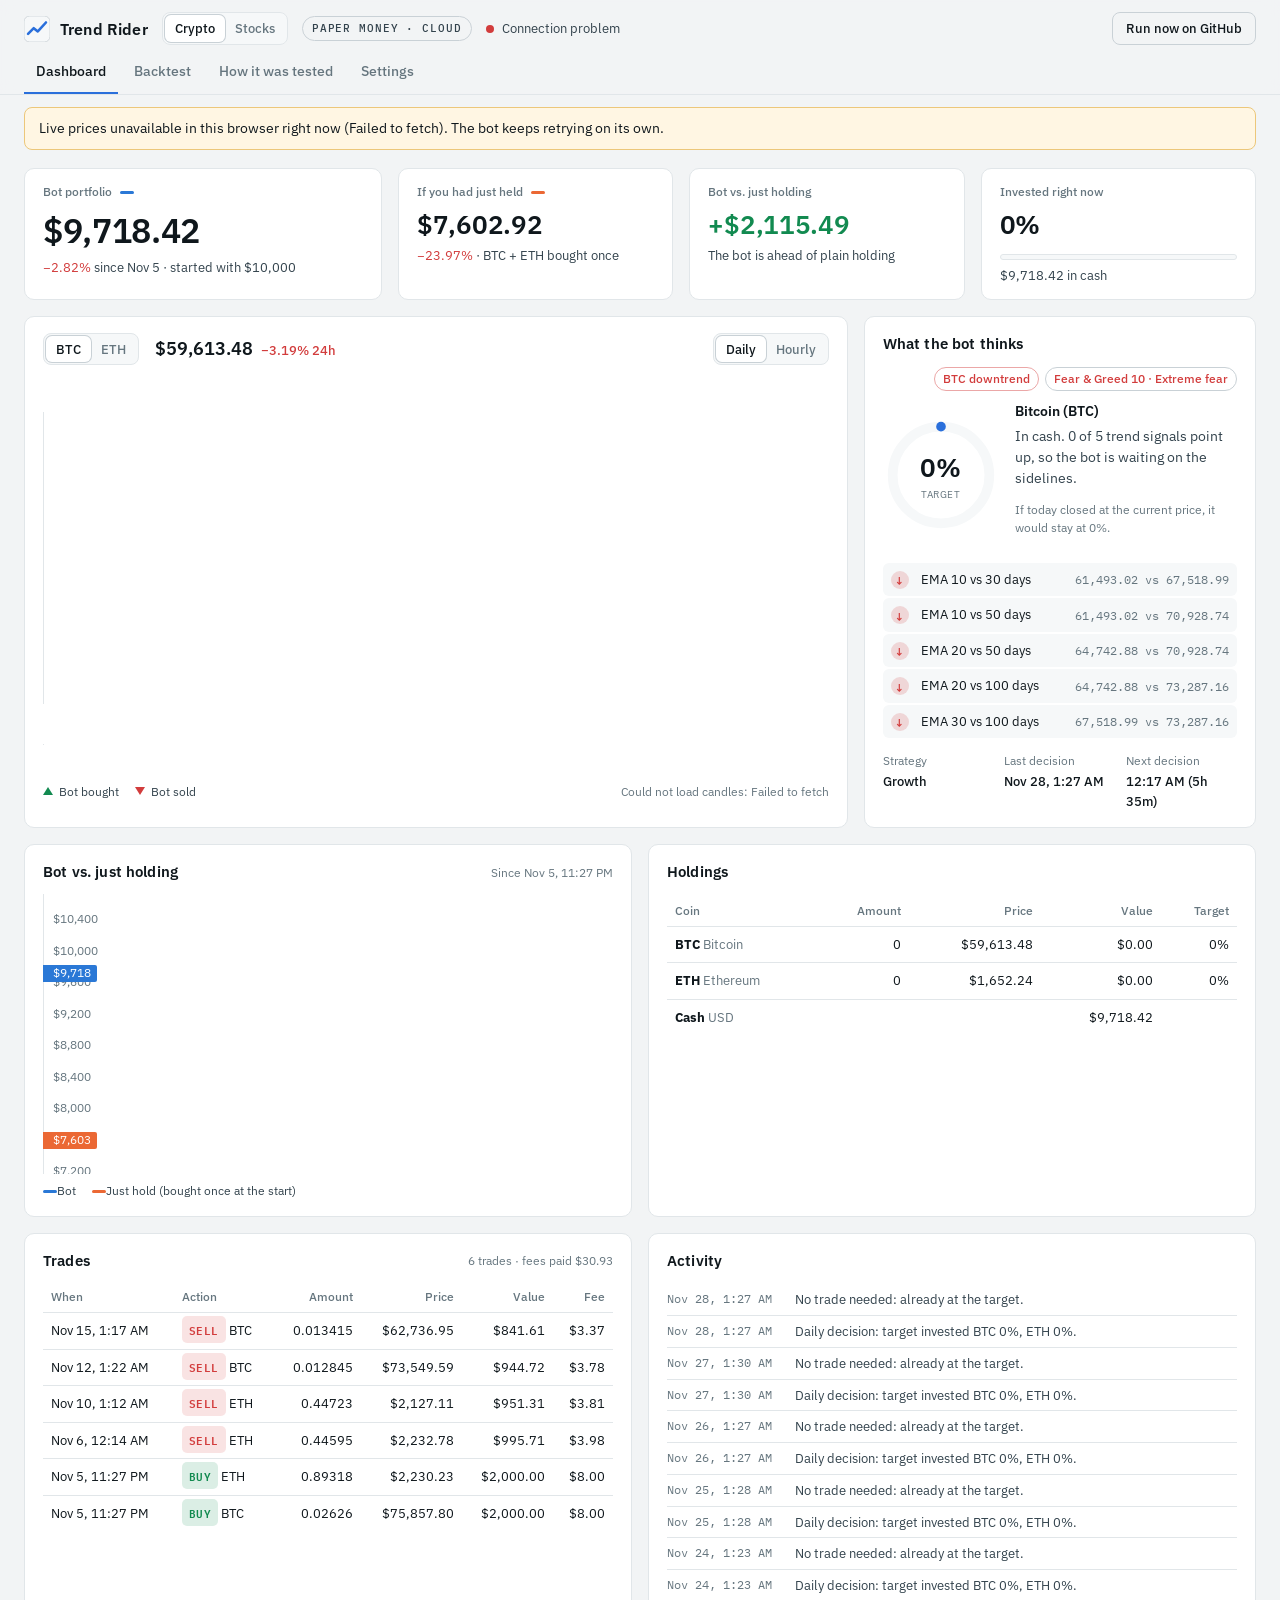
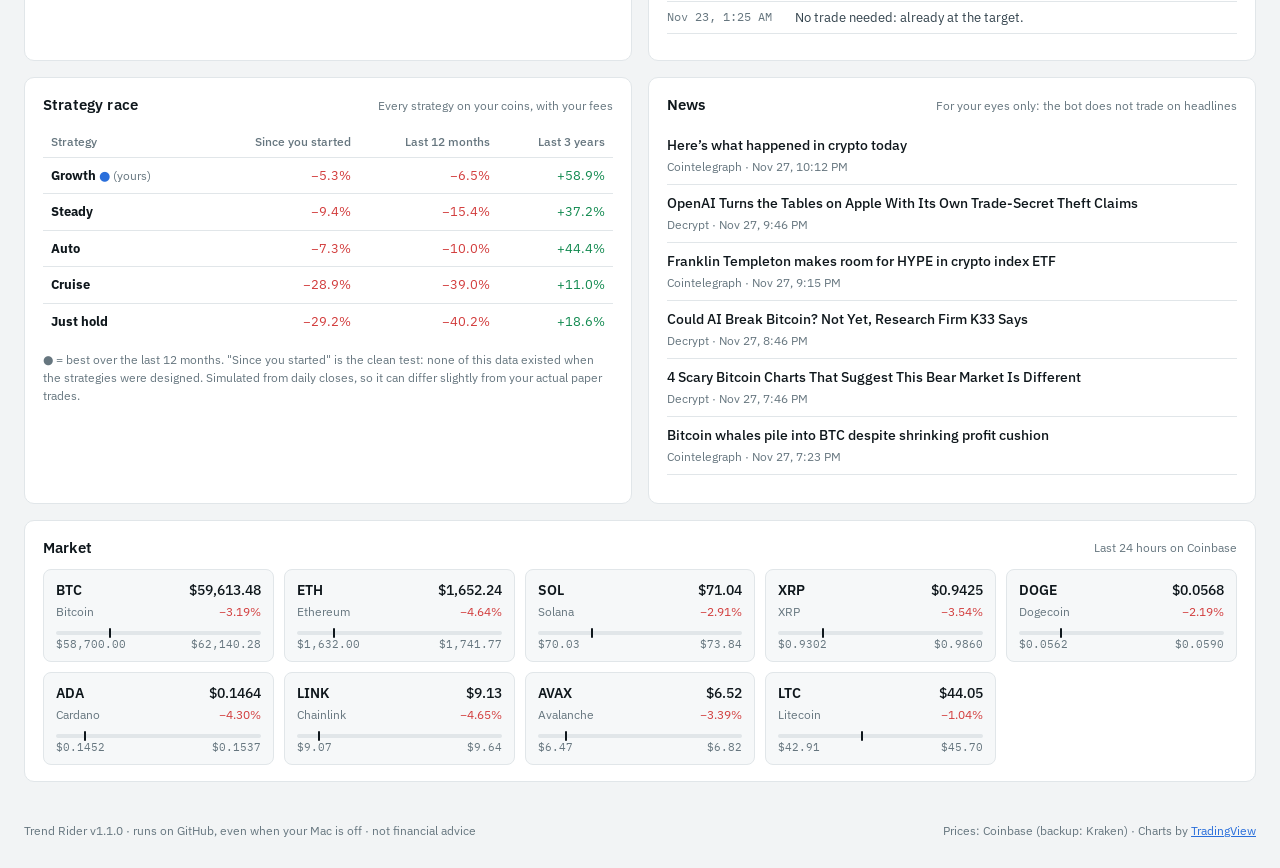
<file: index.html>
<!doctype html>
<html lang="en">
<head>
<meta charset="utf-8">
<meta name="viewport" content="width=device-width,initial-scale=1">
<title>Trend Rider</title>
<link rel="icon" href="data:image/svg+xml,%3Csvg xmlns='http://www.w3.org/2000/svg' viewBox='0 0 32 32'%3E%3Crect width='32' height='32' rx='7' fill='%23141b21'/%3E%3Cpath d='M5 22 L12 15 L17 19 L27 8' stroke='%2366a3ff' stroke-width='3.2' fill='none' stroke-linecap='round' stroke-linejoin='round'/%3E%3C/svg%3E">
<link rel="preconnect" href="https://fonts.googleapis.com">
<link rel="stylesheet" href="https://fonts.googleapis.com/css2?family=IBM+Plex+Mono:wght@400;500&family=IBM+Plex+Sans:wght@400;500;600&display=swap">
<link rel="stylesheet" href="app/static/style.css?v=0956305165">
</head>
<body>
<header class="top">
  <div class="top-inner">
    <div class="brand">
      <svg viewBox="0 0 32 32" aria-hidden="true"><rect width="32" height="32" rx="7" class="brand-bg"/><path d="M5 22 L12 15 L17 19 L27 8" class="brand-line"/></svg>
      <span>Trend Rider</span>
    </div>
    <div class="seg" id="marketTabs" role="tablist" aria-label="Market"><button data-m="crypto" class="on">Crypto</button><button data-m="stocks">Stocks</button></div>
    <span id="modePill" class="pill pill-paper">Paper money</span>
    <span id="statusChip" class="status"><span class="dot"></span><span id="statusText">Starting…</span></span>
    <div class="top-actions">
      <button id="btnCheck" class="btn btn-ghost" title="Re-check the signals now. Trades only if the target changed.">Check now</button>
      <button id="btnPause" class="btn btn-ghost">Pause bot</button>
    </div>
  </div>
  <nav class="tabs" aria-label="Sections">
    <a href="#dashboard" data-view="dashboard" class="tab">Dashboard</a>
    <a href="#backtest" data-view="backtest" class="tab">Backtest</a>
    <a href="#research" data-view="research" class="tab"><span class="lbl-long">How it was tested</span><span class="lbl-short">Tests</span></a>
    <a href="#settings" data-view="settings" class="tab">Settings</a>
  </nav>
</header>

<div id="banner" class="banner" hidden></div>

<main>
<!-- ============================== DASHBOARD -->
<section id="view-dashboard" class="view">
  <div class="score">
    <div class="tile tile-hero">
      <div class="label">Bot portfolio <span class="key key-bot"></span></div>
      <div class="value" id="vBot">—</div>
      <div class="sub" id="vBotSub">&nbsp;</div>
    </div>
    <div class="tile">
      <div class="label">If you had just held <span class="key key-hold"></span></div>
      <div class="value" id="vHold">—</div>
      <div class="sub" id="vHoldSub">&nbsp;</div>
    </div>
    <div class="tile">
      <div class="label">Bot vs. just holding</div>
      <div class="value" id="vDiff">—</div>
      <div class="sub" id="vDiffSub">&nbsp;</div>
    </div>
    <div class="tile">
      <div class="label">Invested right now</div>
      <div class="value" id="vInvested">—</div>
      <div class="meter"><div id="vInvestedBar"></div></div>
      <div class="sub" id="vCash">&nbsp;</div>
    </div>
  </div>

  <div class="card portfolio-bar" id="portfolioBar" hidden></div>

  <div class="grid-main">
    <div class="card card-chart">
      <div class="card-head">
        <div class="seg" id="coinTabs" role="tablist" aria-label="Coin"></div>
        <div class="price-now"><span id="pxNow">—</span><span id="pxChg" class="chg"></span></div>
        <div class="seg" id="tfTabs" role="tablist" aria-label="Timeframe">
          <button data-tf="1d" class="on">Daily</button><button data-tf="1h">Hourly</button>
        </div>
      </div>
      <div id="priceChart" class="chart"></div>
      <div class="chart-foot">
        <span><span class="mk mk-buy"></span>Bot bought</span><span><span class="mk mk-sell"></span>Bot sold</span>
        <span class="muted" id="chartNote">Candles from Coinbase. Times in your time zone.</span>
      </div>
    </div>

    <div class="card card-brain">
      <div class="card-head"><h2>What the bot thinks</h2><div class="chips"><span class="chip" id="regimeChip">Regime —</span><span class="chip" id="fngChip">Fear &amp; Greed —</span></div></div>
      <div class="brain-top">
        <div class="ring"><svg viewBox="0 0 120 120"><circle cx="60" cy="60" r="50" class="ring-track"/><circle id="ringFill" cx="60" cy="60" r="50" class="ring-fill" stroke-dasharray="0 314.16"/></svg>
          <div class="ring-label"><span id="tgtPct">—</span><small>target</small></div></div>
        <div class="brain-text">
          <div class="brain-coin" id="brainCoin">Bitcoin</div>
          <p id="brainSentence" class="brain-sentence">Loading signals…</p>
          <p class="muted small" id="brainPreview"></p>
        </div>
      </div>
      <ul class="votes" id="votes"></ul>
      <div class="brain-foot">
        <div><span class="muted">Strategy</span><b id="stratName">—</b></div>
        <div><span class="muted">Last decision</span><b id="lastDecision">—</b></div>
        <div><span class="muted">Next decision</span><b id="nextDecision">—</b></div>
      </div>
    </div>
  </div>

  <div class="grid-2">
    <div class="card">
      <div class="card-head"><h2>Bot vs. just holding</h2><span class="muted small" id="eqSince"></span></div>
      <div id="equityChart" class="chart chart-sm"></div>
      <div class="chart-foot"><span><span class="key key-bot"></span>Bot</span><span><span class="key key-hold"></span>Just hold (bought once at the start)</span><span id="liveKey" hidden><span class="key key-live"></span>Live account</span></div>
    </div>
    <div class="card">
      <h2>Holdings</h2>
      <div class="table-wrap"><table class="tbl" id="posTable">
        <thead><tr><th id="posHead">Coin</th><th class="r">Amount</th><th class="r">Price</th><th class="r">Value</th><th class="r">Target</th></tr></thead>
        <tbody></tbody>
      </table></div>
      <div id="livePanel" hidden>
        <h3>Live exchange account (bot budget)</h3>
        <div class="kv"><span>Value</span><b id="liveValue">—</b></div>
        <div class="kv"><span>Cash left in budget</span><b id="liveCash">—</b></div>
      </div>
    </div>
  </div>

  <div class="grid-2">
    <div class="card">
      <div class="card-head"><h2>Trades</h2><span class="muted small" id="tradeCount"></span></div>
      <div class="table-wrap tall"><table class="tbl" id="tradeTable">
        <thead><tr><th>When</th><th>Action</th><th class="r">Amount</th><th class="r">Price</th><th class="r">Value</th><th class="r">Fee</th></tr></thead>
        <tbody></tbody>
      </table></div>
      <p class="empty" id="noTrades" hidden>No trades yet. The bot trades only when its daily signals change.</p>
    </div>
    <div class="card">
      <h2>Activity</h2>
      <ol class="log" id="log"></ol>
    </div>
  </div>

  <div class="grid-2">
    <div class="card">
      <div class="card-head"><h2>Strategy race</h2><span class="muted small" id="raceNote">Every strategy on your coins, with your fees</span></div>
      <div class="table-wrap"><table class="tbl" id="raceTable"></table></div>
      <p class="muted small">● = best over the last 12 months. "Since you started" is the clean test: none of this data existed when the strategies were designed. Simulated from daily closes, so it can differ slightly from your actual paper trades.</p>
    </div>
    <div class="card">
      <div class="card-head"><h2>News</h2><span class="muted small">For your eyes only: the bot does not trade on headlines</span></div>
      <ol class="news" id="news"><li class="muted">Loading headlines…</li></ol>
    </div>
  </div>

  <div class="card">
    <div class="card-head"><h2>Market</h2><span class="muted small" id="marketNote">Last 24 hours on Coinbase</span></div>
    <div class="market" id="market"></div>
  </div>
</section>

<!-- ============================== BACKTEST -->
<section id="view-backtest" class="view" hidden>
  <div class="card">
    <h2>Test the strategies on past prices</h2>
    <p class="muted" id="btIntro">Runs every strategy on Coinbase daily prices with your fee, and compares them with simply buying once and holding. Past results do not predict future results.</p>
    <form id="btForm" class="form-row">
      <label><span id="btCoinLabel">Coin</span> <select id="btCoin"></select></label>
      <label>Period <select id="btYears"><option value="1">1 year</option><option value="2">2 years</option><option value="3">3 years</option><option value="5" selected>5 years</option><option value="8">8 years</option><option value="12">12 years</option><option value="30">All available</option></select></label>
      <label>Fee per trade (%) <input id="btFee" type="number" min="0" max="2" step="0.05" value="0.4"></label>
      <label>Always invested at least (%) <input id="btFloor" type="number" min="0" max="100" step="10" value="0"></label>
      <button class="btn btn-primary" id="btRun" type="submit">Run backtest</button>
    </form>
  </div>
  <div id="btOut" hidden>
    <div class="card">
      <div class="card-head"><h2 id="btTitle">Results</h2><span class="muted small">Log scale: each grid step is the same % change</span></div>
      <div id="btChart" class="chart"></div>
      <div class="chart-foot" id="btLegend"></div>
    </div>
    <div class="grid-2">
      <div class="card"><h2>Summary</h2><div class="table-wrap"><table class="tbl" id="btStats"></table></div></div>
      <div class="card"><h2>Year by year</h2><div class="table-wrap"><table class="tbl" id="btYearly"></table></div></div>
    </div>
  </div>
  <p class="empty" id="btMsg" hidden></p>
</section>

<!-- ============================== RESEARCH -->
<section id="view-research" class="view" hidden>
  <div class="card prose" id="research"></div>
</section>

<!-- ============================== SETTINGS -->
<section id="view-settings" class="view" hidden>
  <div class="grid-2">
    <div class="card">
      <h2>Strategy</h2>
      <div class="choice" id="stratChoice">
        <label class="opt"><input type="radio" name="strategy" value="growth"><div><b>Growth</b><span>Five moving-average signals vote on how much to invest (0–100% in 20% steps). Best long-run results in testing. Bigger swings.</span></div></label>
        <label class="opt"><input type="radio" name="strategy" value="steady"><div><b>Steady</b><span>Sixteen trend checks vote, and it invests less when the market gets extra jumpy. Smallest crashes in testing; a bit lower returns.</span></div></label>
        <label class="opt"><input type="radio" name="strategy" value="auto"><div><b>Auto</b><span>Reads the market: Growth in up and sideways markets, switches to Steady in a confirmed downtrend, and buys at least 60% when the Fear &amp; Greed index shows extreme fear outside a downtrend. Smaller crashes than Growth in testing; similar returns.</span></div></label>
        <label class="opt"><input type="radio" name="strategy" value="cruise"><div><b>Cruise</b><span>Built for stocks. Stays invested, holds less when the market is jumpier than usual, and buys short dips while the long-term trend is up. On 30 funds it had never seen, it had a smaller worst drop than holding on every one. On crypto it was worse than Growth.</span></div></label>
        <label class="opt"><input type="radio" name="strategy" value="mix"><div><b>Mix two strategies</b><span>Splits the money between two strategies. Trades are combined, so when one buys and the other sells, nothing is traded and no fee is paid.</span>
          <div class="mix-row">
            <span class="pct"><input id="mixPct" type="number" min="10" max="90" step="10" value="50" aria-label="Percent in the first strategy">%</span>
            <select id="mixA" aria-label="First strategy"></select>
            <span class="muted">+ the rest in</span>
            <select id="mixB" aria-label="Second strategy"></select>
          </div></div></label>
        <label class="opt"><input type="radio" name="strategy" value="hold"><div><b>Just hold</b><span>Buys once and never sells. Useful to compare.</span></div></label>
      </div>
      <h3 id="assetsHeading">Coins the bot trades</h3>
      <p class="muted small" id="assetsNote">Money is split evenly. Bitcoin + Ethereum together did best over 2017–2026 (see How it was tested). Smaller coins have short histories; check them in Backtest first.</p>
      <div class="checks" id="coinChecks"></div>
      <div id="customBox" class="form-row" hidden>
        <label>Add a stock ticker <input id="customTicker" type="text" placeholder="e.g. AAPL" autocomplete="off" spellcheck="false" maxlength="10"></label>
        <button class="btn btn-ghost" id="customAdd" type="button">Add</button>
      </div>
      <div id="parkBox" hidden>
        <h3>Where idle money waits</h3>
        <div class="choice">
          <label class="opt"><input type="radio" name="park" value="GLD"><div><b>Gold fund (GLD)</b><span>When the strategy steps out of stocks, that money buys gold until it steps back in. Gold tends to hold up when stocks are in trouble. In testing it added about 1–2% a year when gold did well and roughly tied cash during gold's worst decades (1981–2004).</span></div></label>
          <label class="opt"><input type="radio" name="park" value="cash"><div><b>Cash</b><span>Idle money just waits and earns nothing in this paper account.</span></div></label>
        </div>
      </div>
      <h3>Trading costs and rules</h3>
      <div class="form-grid">
        <label>Fee per trade (%) <input id="sFee" type="number" min="0" max="2" step="0.05"></label>
        <label>Slippage (%) <input id="sSlip" type="number" min="0" max="1" step="0.01"></label>
        <label>Always invested at least (%) <input id="sFloor" type="number" min="0" max="100" step="10"></label>
        <label>Ignore drifts under (%) <input id="sBand" type="number" min="1" max="25" step="1"></label>
      </div>
      <label class="inline-check"><input type="checkbox" id="sNotify"> Show a Mac notification when the bot trades</label>
      <p class="muted small">"Always invested at least" mixes the bot with plain holding. At 50%, half your money always stays in and the bot steers the other half.</p>
      <p class="muted small" id="feeNote">Real-money fees: Kraken charges 0.40% for limit orders and 0.80% for instant ones while you trade under $2,500 a month; limit orders first averaged about 0.49% per trade in testing, so 0.40% fee + 0.05% slippage fits Kraken. Binance.US charges 0% for limit orders and 0.02% for instant ones; for it, about 0.02% fee + 0.02% slippage fits.</p>
      <button class="btn btn-primary" id="saveSettings">Save settings</button>
      <span class="saved" id="savedMsg" hidden>Saved</span>
    </div>

    <div class="card">
      <h2>Paper account</h2>
      <p class="muted">Paper trading uses real live prices and pretend money, so you can see how the bot really behaves without risking anything.</p>
      <div class="form-row">
        <label>Starting cash ($) <input id="sCash" type="number" min="100" step="100"></label>
        <button class="btn btn-ghost" id="resetBtn" type="button">Start over…</button>
      </div>
      <div class="confirm" id="resetConfirm" hidden>
        <p>This erases the paper trades and the comparison so far. Continue?</p>
        <button class="btn btn-danger" id="resetYes">Yes, start over</button> <button class="btn btn-ghost" id="resetNo">Cancel</button>
      </div>

      <h2 class="mt">Keep running in the background</h2>
      <p class="muted">Normally the bot runs while the Trend Rider window in Terminal is open. Background mode keeps it running with no window and starts it again when you log in. Your Mac still pauses it while asleep; the bot catches up when it wakes.</p>
      <div id="bgBox"></div>

      <h2 class="mt">Stop Trend Rider</h2>
      <p class="muted">Stops the bot and the dashboard until you open Trend Rider again. Nothing is sold.</p>
      <div><button class="btn btn-ghost" id="quitBtn" type="button">Stop Trend Rider…</button></div>
      <div class="confirm" id="quitConfirm" hidden>
        <p>While stopped, the bot makes no decisions. Your paper account is saved. Stop now?</p>
        <button class="btn btn-danger" id="quitYes">Stop</button> <button class="btn btn-ghost" id="quitNo">Cancel</button>
      </div>

      <div id="liveSection">
      <h2 class="mt">Live trading (Kraken or Binance.US) <span class="pill pill-beta">Beta</span></h2>
      <div class="warn-box">
        <p><b>Real money can be lost.</b> In testing on 2023–2026 prices, this bot made <b>less</b> than just holding (+195% vs +383%), while losing less in crashes. No bot can promise a profit. Run paper trading for at least a month first, and only use money you can afford to lose. You must be 18 or older to use an exchange.</p>
      </div>
      <p class="muted small">How real orders are placed: first as a limit order at the best price on the exchange's book (the lower fee). Anything not filled within 30 minutes is cancelled and sent as an instant order. On Kraken, tested on 227 past Bitcoin trades, this cut the average cost per trade from 0.85% to about 0.49%; on Binance.US limit orders cost nothing.</p>
      <div id="liveBox"></div>
      </div>
      <div id="stockLiveNote" hidden>
        <h2 class="mt">Real money</h2>
        <p class="muted">The stocks account is paper-only for now. In testing, Cruise made about the same as holding with smaller crashes, and a bit more with idle money parked in gold. A broker with a trading API (such as Alpaca) could be connected later.</p>
      </div>
    </div>
  </div>
</section>
</main>

<footer class="foot">
  <span>Trend Rider <span id="ver"></span> · <span id="footWhere">runs only on this Mac</span> · not financial advice</span>
  <span><span id="footPrices">Prices: Coinbase (backup: Kraken)</span> · Charts by <a href="https://www.tradingview.com/" target="_blank" rel="noopener">TradingView</a></span>
</footer>

<script>window.TREND_RIDER_CLOUD = true;</script>
<script src="app/static/vendor/lightweight-charts.standalone.production.js?v=8a330b915a"></script>
<script src="app/static/app.js?v=575dd7baa9"></script>
</body>
</html>
</file>
<file: app/static/style.css>
/* Trend Rider — instrument-panel layout: a scoreboard row, then a wide chart with the bot's reasoning beside it,
   then the record (trades, activity, market). Dark-first; light theme follows the system setting. */
:root {
  color-scheme: dark;
  --bg: #0e1317;
  --surface: #151c21;
  --surface-2: #1b242a;
  --line: #24303a;
  --line-strong: #33424e;
  --ink: #e7edf0;
  --ink-2: #b7c4cb;
  --muted: #7f919b;
  --accent: #66a3ff;          /* interactive, brand */
  --accent-ink: #0b1420;
  --bot: #3987e5;             /* series 1 */
  --hold: #d95926;            /* series 2 */
  --steady: #199e70;          /* series 3 */
  --live: #c98500;            /* series 4 */
  --auto: #9085e9;            /* series 7 */
  --mix: #d55181;             /* series 5 */
  --up: #22b46c;
  --down: #ef5b5b;
  --warn-bg: #2b2212;
  --warn-line: #6b5120;
  --danger: #e04848;
  --grid: #1f2a31;
  --font: "IBM Plex Sans", system-ui, -apple-system, "Segoe UI", sans-serif;
  --mono: "IBM Plex Mono", ui-monospace, "SF Mono", Menlo, monospace;
  --r: 10px;
}
@media (prefers-color-scheme: light) {
  :root {
    color-scheme: light;
    --bg: #f2f4f5; --surface: #ffffff; --surface-2: #f6f8f9; --line: #e1e6e9; --line-strong: #c9d1d6;
    --ink: #0f171c; --ink-2: #33434d; --muted: #66767f; --accent: #2a6fdb; --accent-ink: #ffffff;
    --bot: #2a78d6; --hold: #eb6834; --steady: #1baf7a; --live: #b37600; --auto: #6250d6; --mix: #c2477a; --up: #128a50; --down: #d23c3c;
    --warn-bg: #fff6e3; --warn-line: #ecc77a; --danger: #c83232; --grid: #edf0f2;
  }
}
* { box-sizing: border-box; }
html, body { margin: 0; }
body { background: var(--bg); color: var(--ink); font: 14px/1.5 var(--font); -webkit-font-smoothing: antialiased; }
a { color: var(--accent); }
h2 { font-size: 15px; font-weight: 600; margin: 0 0 12px; letter-spacing: .01em; }
h3 { font-size: 13px; font-weight: 600; margin: 18px 0 8px; color: var(--ink-2); }
.mt { margin-top: 28px; }
.muted { color: var(--muted); }
.small { font-size: 12px; }
.r { text-align: right; }
[hidden] { display: none !important; }
.num, .tbl td, .value, .price-now { font-variant-numeric: tabular-nums; }

/* ---------- header */
.top { position: sticky; top: 0; z-index: 20; background: color-mix(in srgb, var(--bg) 92%, transparent); backdrop-filter: blur(8px); border-bottom: 1px solid var(--line); }
.top-inner { display: flex; align-items: center; gap: 14px; padding: 12px 24px 6px; flex-wrap: wrap; max-width: 1440px; margin: 0 auto; }
.brand { display: flex; align-items: center; gap: 10px; font-weight: 600; font-size: 16px; letter-spacing: .01em; }
.brand svg { width: 26px; height: 26px; }
.brand-bg { fill: var(--surface-2); stroke: var(--line-strong); }
.brand-line { stroke: var(--accent); stroke-width: 3.2; fill: none; stroke-linecap: round; stroke-linejoin: round; }
.pill { font: 500 11px/1 var(--mono); text-transform: uppercase; letter-spacing: .08em; padding: 6px 9px; border-radius: 99px; border: 1px solid var(--line-strong); color: var(--ink-2); }
.pill-live { background: var(--danger); border-color: var(--danger); color: #fff; }
.pill-beta { font-size: 10px; padding: 3px 7px; vertical-align: 2px; margin-left: 6px; }
.status { display: inline-flex; align-items: center; gap: 8px; color: var(--ink-2); font-size: 13px; }
.status .dot { width: 8px; height: 8px; border-radius: 50%; background: var(--muted); }
.status.ok .dot { background: var(--up); box-shadow: 0 0 0 3px color-mix(in srgb, var(--up) 25%, transparent); }
.status.paused .dot { background: var(--live); }
.status.err .dot { background: var(--down); }
.top-actions { margin-left: auto; display: flex; gap: 8px; }
.tabs { display: flex; gap: 4px; padding: 0 24px; max-width: 1440px; margin: 0 auto; overflow-x: auto; }
.tab { padding: 10px 12px; color: var(--muted); text-decoration: none; border-bottom: 2px solid transparent; white-space: nowrap; font-weight: 500; }
.tab:hover { color: var(--ink); }
.tab.on { color: var(--ink); border-bottom-color: var(--accent); }

.btn { font: 500 13px/1 var(--font); border-radius: 8px; padding: 9px 13px; cursor: pointer; border: 1px solid var(--line-strong); background: var(--surface); color: var(--ink); }
.btn:hover { border-color: var(--accent); }
.btn:focus-visible, .tab:focus-visible, input:focus-visible, select:focus-visible, .seg button:focus-visible { outline: 2px solid var(--accent); outline-offset: 2px; }
.btn-primary { background: var(--accent); border-color: var(--accent); color: var(--accent-ink); }
.btn-danger { background: var(--danger); border-color: var(--danger); color: #fff; }
.btn-ghost { background: transparent; }
.btn:disabled { opacity: .5; cursor: default; }

.banner { max-width: 1440px; margin: 12px auto 0; padding: 10px 14px; border-radius: 8px; background: var(--warn-bg); border: 1px solid var(--warn-line); color: var(--ink); margin-left: max(24px, calc((100% - 1440px)/2 + 24px)); margin-right: max(24px, calc((100% - 1440px)/2 + 24px)); }

main { max-width: 1440px; margin: 0 auto; padding: 18px 24px 40px; }
.view { display: flex; flex-direction: column; gap: 16px; }
.card { background: var(--surface); border: 1px solid var(--line); border-radius: var(--r); padding: 16px 18px; min-width: 0; }
.card-head { display: flex; align-items: center; gap: 12px; margin-bottom: 10px; flex-wrap: wrap; }
.card-head h2 { margin: 0; }
.card-head .muted { margin-left: auto; }

/* ---------- scoreboard */
.score { display: grid; grid-template-columns: 1.3fr 1fr 1fr 1fr; gap: 16px; }
.tile { background: var(--surface); border: 1px solid var(--line); border-radius: var(--r); padding: 14px 18px; min-width: 0; }
.tile .label { color: var(--muted); font-size: 12px; font-weight: 500; display: flex; align-items: center; gap: 8px; }
.tile .value { font-size: 26px; font-weight: 600; margin: 4px 0 2px; letter-spacing: -.01em; font-variant-numeric: normal; }
.tile-hero .value { font-size: 34px; }
.tile .sub { font-size: 12.5px; color: var(--ink-2); }
.pos { color: var(--up); } .neg { color: var(--down); }
.key { display: inline-block; width: 14px; height: 3px; border-radius: 2px; vertical-align: middle; }
.key-bot { background: var(--bot); } .key-hold { background: var(--hold); } .key-steady { background: var(--steady); } .key-live { background: var(--live); }
.meter { height: 6px; background: var(--surface-2); border-radius: 99px; margin: 10px 0 6px; overflow: hidden; border: 1px solid var(--line); }
.meter div { height: 100%; width: 0; background: var(--accent); border-radius: 99px; transition: width .4s; }

/* ---------- main grid */
.grid-main { display: grid; grid-template-columns: minmax(0, 2.1fr) minmax(300px, 1fr); gap: 16px; }
.grid-2 { display: grid; grid-template-columns: minmax(0, 1fr) minmax(0, 1fr); gap: 16px; }
.chart { height: 400px; width: 100%; }
.chart-sm { height: 280px; }
.chart-foot { display: flex; gap: 16px; flex-wrap: wrap; font-size: 12px; color: var(--ink-2); margin-top: 8px; align-items: center; }
.chart-foot .muted { margin-left: auto; }
.mk { display: inline-block; width: 0; height: 0; margin-right: 6px; vertical-align: 1px; border-left: 5px solid transparent; border-right: 5px solid transparent; }
.mk-buy { border-bottom: 8px solid var(--up); }
.mk-sell { border-top: 8px solid var(--down); }

.seg { display: inline-flex; background: var(--surface-2); border: 1px solid var(--line); border-radius: 8px; padding: 2px; }
.seg button { font: 500 12.5px/1 var(--font); color: var(--muted); background: none; border: 0; padding: 7px 10px; border-radius: 6px; cursor: pointer; }
.seg button.on { background: var(--surface); color: var(--ink); box-shadow: 0 0 0 1px var(--line-strong); }
.price-now { font: 600 18px/1 var(--font); display: flex; gap: 8px; align-items: baseline; margin-left: 4px; }
.chg { font-size: 13px; font-weight: 500; }
#tfTabs { margin-left: auto; }

/* ---------- brain */
.card-brain { display: flex; flex-direction: column; }
.brain-top { display: flex; gap: 16px; align-items: center; }
.ring { position: relative; width: 116px; height: 116px; flex: none; }
.ring svg { width: 100%; height: 100%; transform: rotate(-90deg); }
.ring-track { fill: none; stroke: var(--surface-2); stroke-width: 10; }
.ring-fill { fill: none; stroke: var(--accent); stroke-width: 10; stroke-linecap: round; transition: stroke-dasharray .6s; }
.ring-label { position: absolute; inset: 0; display: flex; flex-direction: column; align-items: center; justify-content: center; }
.ring-label span { font-size: 26px; font-weight: 600; }
.ring-label small { font-size: 10px; color: var(--muted); text-transform: uppercase; letter-spacing: .06em; }
.brain-coin { font-weight: 600; }
.brain-sentence { margin: 4px 0; color: var(--ink-2); }
.votes { list-style: none; padding: 0; margin: 14px 0 0; display: flex; flex-direction: column; gap: 2px; max-height: 270px; overflow-y: auto; }
.votes li { display: grid; grid-template-columns: 22px 1fr auto; gap: 8px; align-items: center; padding: 7px 8px; border-radius: 6px; background: var(--surface-2); font-size: 13px; }
.votes .ic { width: 18px; height: 18px; border-radius: 50%; display: grid; place-items: center; font: 600 11px/1 var(--mono); }
.votes .up .ic { background: color-mix(in srgb, var(--up) 20%, transparent); color: var(--up); }
.votes .down .ic { background: color-mix(in srgb, var(--down) 18%, transparent); color: var(--down); }
.votes .info .ic { background: var(--line); color: var(--ink-2); }
.votes .d { font: 12px var(--mono); color: var(--muted); }
.brain-foot { margin-top: auto; padding-top: 14px; display: grid; grid-template-columns: 1fr 1fr 1fr; gap: 10px; font-size: 12px; }
.brain-foot div { display: flex; flex-direction: column; gap: 2px; }
.brain-foot b { font-weight: 500; font-size: 13px; }

/* ---------- tables, log, market */
.table-wrap { overflow-x: auto; }
.table-wrap.tall { max-height: 360px; overflow-y: auto; }
.tbl { width: 100%; border-collapse: collapse; font-size: 13px; }
.tbl th { text-align: left; font-weight: 500; color: var(--muted); font-size: 12px; padding: 6px 8px; border-bottom: 1px solid var(--line); position: sticky; top: 0; background: var(--surface); }
.tbl td { padding: 8px; border-bottom: 1px solid var(--line); white-space: nowrap; }
.tbl tr:last-child td { border-bottom: 0; }
.tbl th.r, .tbl td.r { text-align: right; }
.tbl tr.parked td { background: var(--surface-2); }
.side { font: 600 11px/1 var(--mono); padding: 4px 7px; border-radius: 5px; text-transform: uppercase; letter-spacing: .05em; }
.side-buy { color: var(--up); background: color-mix(in srgb, var(--up) 15%, transparent); }
.side-sell { color: var(--down); background: color-mix(in srgb, var(--down) 14%, transparent); }
.tag-live { font: 600 10px/1 var(--mono); color: #fff; background: var(--danger); padding: 3px 5px; border-radius: 4px; margin-left: 6px; }
.empty { color: var(--muted); padding: 12px 0; margin: 0; }
.log { list-style: none; margin: 0; padding: 0; max-height: 360px; overflow-y: auto; font-size: 12.5px; display: flex; flex-direction: column; }
.log li { display: grid; grid-template-columns: 118px 1fr; gap: 10px; padding: 6px 0; border-bottom: 1px solid var(--line); }
.log time { color: var(--muted); font: 11.5px var(--mono); padding-top: 1px; }
.log .trade { color: var(--ink); }
.log .warn { color: var(--live); }
.log .error { color: var(--down); }
.log .info { color: var(--ink-2); }
.market { display: grid; grid-template-columns: repeat(auto-fill, minmax(200px, 1fr)); gap: 10px; }
.mcell { background: var(--surface-2); border: 1px solid var(--line); border-radius: 8px; padding: 10px 12px; display: grid; grid-template-columns: 1fr auto; gap: 2px 8px; }
.mcell .sym { font-weight: 600; }
.mcell .nm { color: var(--muted); font-size: 12px; }
.mcell .px { text-align: right; font-variant-numeric: tabular-nums; font-weight: 500; }
.mcell .ch { text-align: right; font-size: 12px; }
.range { grid-column: 1 / -1; position: relative; height: 4px; background: var(--line); border-radius: 99px; margin-top: 8px; }
.range i { position: absolute; top: -3px; width: 2px; height: 10px; background: var(--ink); border-radius: 1px; }
.range-l { grid-column: 1 / -1; display: flex; justify-content: space-between; font: 10.5px var(--mono); color: var(--muted); }

/* ---------- forms */
label { display: flex; flex-direction: column; gap: 5px; font-size: 12.5px; color: var(--ink-2); }
input[type=number], input[type=text], input[type=password], select { font: 14px var(--font); padding: 8px 10px; border-radius: 8px; border: 1px solid var(--line-strong); background: var(--surface-2); color: var(--ink); min-width: 0; }
.form-row { display: flex; gap: 12px; align-items: flex-end; flex-wrap: wrap; }
.form-row label { min-width: 140px; }
.form-grid { display: grid; grid-template-columns: 1fr 1fr; gap: 12px; margin-bottom: 10px; }
.choice { display: flex; flex-direction: column; gap: 8px; }
.opt { flex-direction: row; gap: 12px; align-items: flex-start; padding: 12px; border: 1px solid var(--line); border-radius: 8px; cursor: pointer; background: var(--surface-2); }
.opt:has(input:checked) { border-color: var(--accent); }
.opt input { margin-top: 3px; accent-color: var(--accent); }
.opt div { display: flex; flex-direction: column; gap: 2px; }
.opt b { color: var(--ink); font-weight: 600; }
.opt span { color: var(--muted); font-size: 12.5px; }
.checks { display: flex; flex-wrap: wrap; gap: 8px; }
.checks label { flex-direction: row; align-items: center; gap: 6px; padding: 7px 10px; border: 1px solid var(--line); border-radius: 8px; background: var(--surface-2); cursor: pointer; }
.checks input { accent-color: var(--accent); }
.saved { margin-left: 10px; color: var(--up); font-size: 13px; }
.confirm { margin-top: 12px; padding: 12px; border: 1px solid var(--warn-line); background: var(--warn-bg); border-radius: 8px; }
.confirm p { margin: 0 0 10px; }
.warn-box { padding: 12px 14px; border-radius: 8px; background: var(--warn-bg); border: 1px solid var(--warn-line); font-size: 13px; }
.warn-box p { margin: 0; }
.kv { display: flex; justify-content: space-between; padding: 6px 0; border-bottom: 1px solid var(--line); font-size: 13px; }
.stack { display: flex; flex-direction: column; gap: 10px; margin-top: 12px; }
.err-text { color: var(--down); font-size: 13px; }
.ok-text { color: var(--up); font-size: 13px; }

/* ---------- research prose */
.prose { max-width: 900px; }
.prose p, .prose li { color: var(--ink-2); max-width: 70ch; }
.prose h2 { font-size: 20px; margin-top: 6px; }
.prose h3 { font-size: 14px; color: var(--ink); margin-top: 24px; }
.prose .tbl { margin: 8px 0 4px; }
.prose .tbl.wrap td { white-space: normal; vertical-align: top; min-width: 7em; }
.prose .tbl.wrap td:nth-child(2) { min-width: 18em; }
.big-claim { font-size: 15px; color: var(--ink) !important; }

.foot { max-width: 1440px; margin: 0 auto; padding: 0 24px 28px; display: flex; justify-content: space-between; gap: 16px; flex-wrap: wrap; color: var(--muted); font-size: 12px; }

@media (max-width: 1100px) {
  .score { grid-template-columns: 1fr 1fr; }
  .grid-main, .grid-2 { grid-template-columns: minmax(0, 1fr); }
}
.lbl-short { display: none; }
@media (max-width: 560px) {
  .top-inner, .tabs, main, .foot { padding-left: 16px; padding-right: 16px; }
  .tabs { gap: 0; }
  .tab { padding: 10px 9px; }
  .lbl-long { display: none; } .lbl-short { display: inline; }
  #posTable th:nth-child(2), #posTable td:nth-child(2), #posTable th:nth-child(3), #posTable td:nth-child(3) { display: none; }
  #tradeTable th:nth-child(3), #tradeTable td:nth-child(3), #tradeTable th:nth-child(6), #tradeTable td:nth-child(6) { display: none; }
  .score { grid-template-columns: 1fr; }
  .form-grid { grid-template-columns: 1fr; }
  .chart { height: 320px; }
  .top-actions { margin-left: 0; }
}
@media (prefers-reduced-motion: reduce) { * { transition: none !important; } }

.inline-check { flex-direction: row; align-items: center; gap: 8px; margin: 4px 0 8px; }
.inline-check input { accent-color: var(--accent); }

.key-auto { background: var(--auto); } .key-mix { background: var(--mix); }
.chips { display: flex; gap: 6px; flex-wrap: wrap; margin-left: auto; }
.chip { font: 500 11.5px/1 var(--font); padding: 5px 8px; border-radius: 99px; border: 1px solid var(--line-strong); color: var(--ink-2); white-space: nowrap; }
.chip.bull { color: var(--up); border-color: color-mix(in srgb, var(--up) 45%, transparent); }
.chip.bear { color: var(--down); border-color: color-mix(in srgb, var(--down) 45%, transparent); }
.chip.fear { color: var(--down); } .chip.greed { color: var(--up); }
.opt .mix-row { display: flex; flex-direction: row; align-items: center; gap: 8px; flex-wrap: wrap; margin-top: 8px; }
.opt .mix-row select { min-width: 120px; }
.mix-row .pct { display: inline-flex; align-items: center; gap: 4px; color: var(--ink-2); }
.mix-row input { width: 64px; }
.news { list-style: none; margin: 0; padding: 0; max-height: 360px; overflow-y: auto; display: flex; flex-direction: column; }
.news li { padding: 8px 0; border-bottom: 1px solid var(--line); display: grid; grid-template-columns: 1fr auto; gap: 2px 10px; }
.news a { color: var(--ink); text-decoration: none; font-weight: 500; }
.news a:hover { color: var(--accent); text-decoration: underline; }
.news .src { color: var(--muted); font-size: 12px; grid-column: 1 / -1; }
.race-best td:first-child b::after { content: " ●"; color: var(--accent); }

.steps { padding-left: 20px; color: var(--ink-2); display: flex; flex-direction: column; gap: 8px; font-size: 13px; }
code { font: 12px var(--mono); background: var(--surface-2); border: 1px solid var(--line); padding: 1px 5px; border-radius: 4px; }

a.btn { text-decoration: none; display: inline-block; }

.portfolio-bar { display: flex; flex-wrap: wrap; align-items: center; gap: 8px 22px; padding: 12px 18px; font-size: 13px; color: var(--ink-2); }
.portfolio-bar b { color: var(--ink); font-size: 15px; }
.portfolio-bar .muted { margin-left: auto; }

/* research tables with several number columns: readable on desktop, stacked into cards on phones */
.prose .tbl.cards td { white-space: normal; vertical-align: top; }
.prose .tbl.cards td:first-child { min-width: 16em; }
.prose .tbl.cards td.r { white-space: nowrap; }
@media (max-width: 560px) {
  .prose .tbl.cards thead { display: none; }
  .prose .tbl.cards tr { display: grid; grid-template-columns: repeat(3, minmax(0, 1fr)); column-gap: 10px; padding: 8px 0; border-bottom: 1px solid var(--line); }
  .prose .tbl.cards tr:last-child { border-bottom: 0; }
  .prose .tbl.cards td, .prose .tbl.cards td.r { display: block; border: 0; padding: 2px 0; text-align: left; min-width: 0; white-space: normal; }
  .prose .tbl.cards td:first-child, .prose .tbl.cards td[colspan] { grid-column: 1 / -1; }
  .prose .tbl.cards td[data-label]::before { content: attr(data-label); display: block; font-size: 11px; color: var(--muted); }
}
</file>
